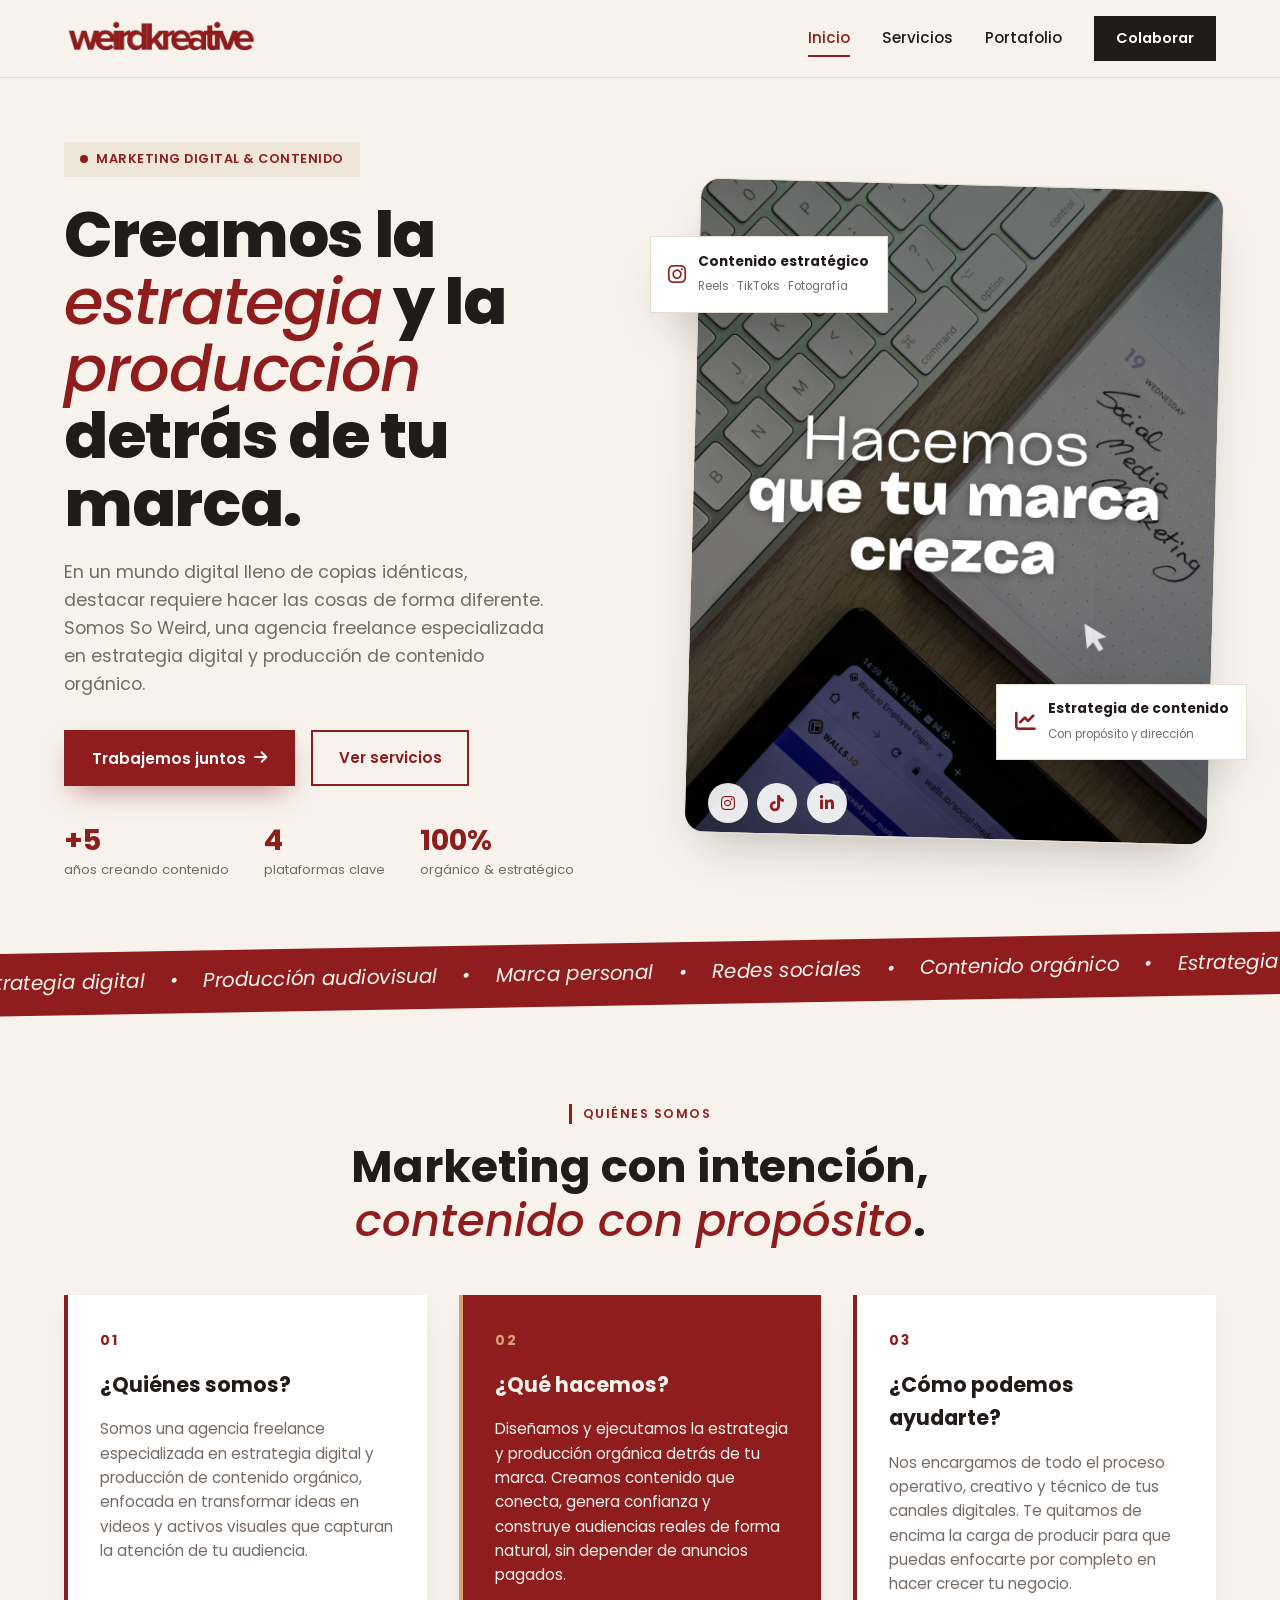
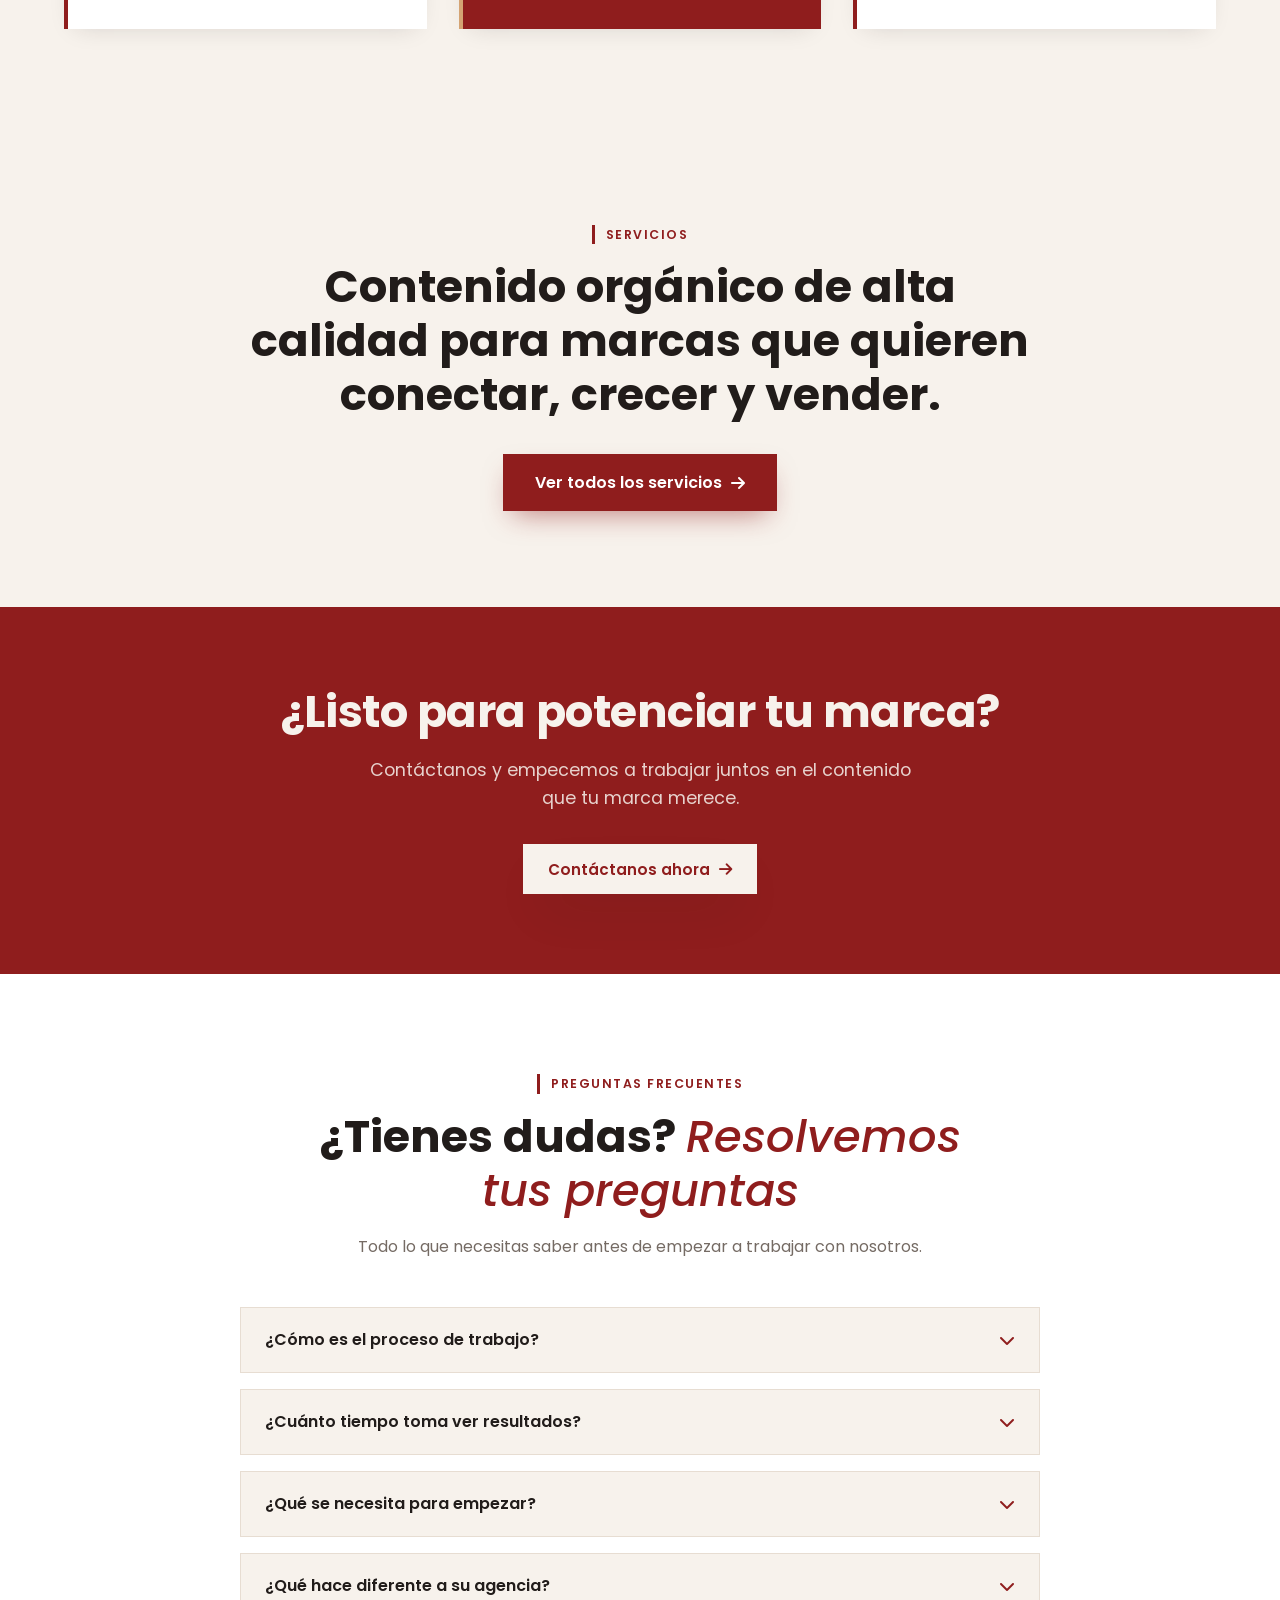
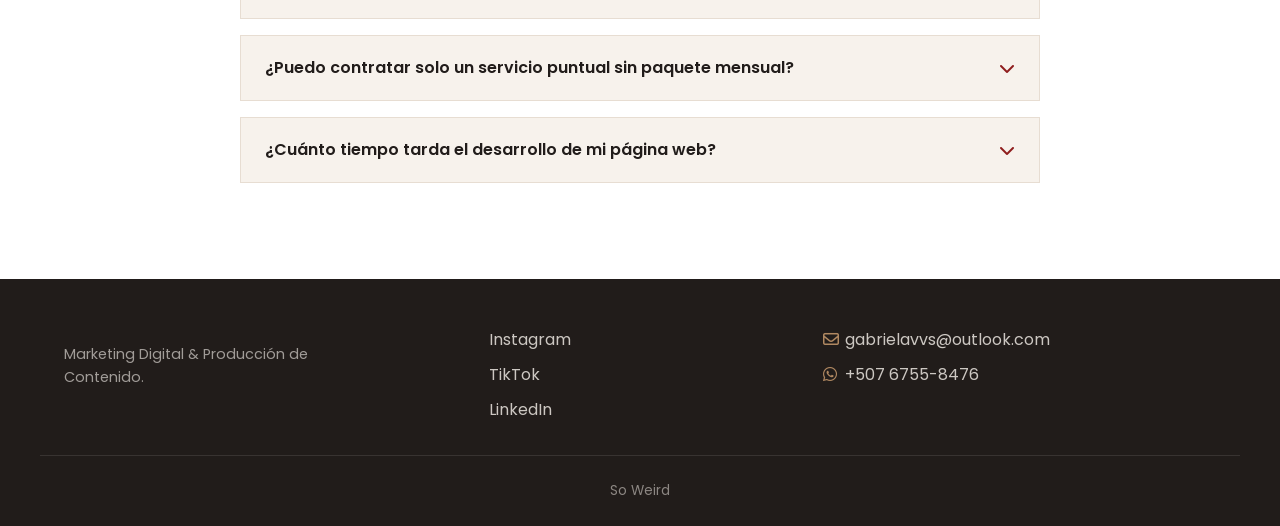
<file: index.html>
<!DOCTYPE html>
<html lang="es">
<head>
    <meta charset="UTF-8">
    <meta name="viewport" content="width=device-width, initial-scale=1.0">
    <title>So Weird | Marketing Digital y Producción de Contenido</title>
    <meta name="description" content="Agencia de marketing y producción de contenido para marcas. Estrategia digital, creación de contenido y producción audiovisual para potenciar tu negocio.">
    <meta name="keywords" content="agencia de marketing, producción de contenido, estrategia digital, redes sociales, Panamá">
    <meta name="author" content="So Weird">

    <meta property="og:title" content="So Weird | Agencia de Marketing y Producción de Contenido">
    <meta property="og:description" content="Agencia de marketing y producción de contenido para marcas. Estrategia digital y creación de contenido.">
    <meta property="og:type" content="website">

    <link rel="preconnect" href="https://fonts.googleapis.com">
    <link rel="preconnect" href="https://fonts.gstatic.com" crossorigin>
    <link href="https://fonts.googleapis.com/css2?family=Fraunces:ital,opsz,wght@0,9..144,400;0,9..144,600;0,9..144,800;1,9..144,500&family=Poppins:wght@300;400;500;600;700&display=swap" rel="stylesheet">
    <link rel="stylesheet" href="https://cdnjs.cloudflare.com/ajax/libs/font-awesome/6.4.0/css/all.min.css">
    <link rel="stylesheet" href="styles.css">
</head>
<body>

<!-- ============== HEADER ============== -->
<header id="header">
    <div class="container nav-wrap">
        <a href="index.html" class="logo" aria-label="So Weird - Inicio">
            <img src="logo.png" alt="SoWeird - logo" class="logo-img">
        </a>
        <nav class="nav-links" id="navLinks">
            <a href="index.html" class="active">Inicio</a>
            <a href="servicios.html">Servicios</a>
            <a href="portafolio.html">Portafolio</a>
            <button class="btn btn-ghost" data-consulta="colaboración">Colaborar</button>
        </nav>
        <button class="menu-toggle" id="menuToggle" aria-label="Abrir menú">
            <i class="fas fa-bars"></i>
        </button>
    </div>
    <div class="menu-overlay" id="menuOverlay"></div>
</header>

<main>
    <!-- ============== HERO ============== -->
    <section id="inicio" class="hero">
        <div class="container hero-grid">
            <div class="hero-text reveal">
                <span class="eyebrow"><span class="dot"></span> Marketing Digital &amp; contenido</span>
                <h1>Creamos la <em>estrategia</em> y la <em>producción</em> detrás de tu marca.</h1>
                <p class="lead">En un mundo digital lleno de copias idénticas, destacar requiere hacer las cosas de forma diferente. 
                    Somos So Weird, una agencia freelance especializada en estrategia digital y producción de contenido orgánico.</p>
                <div class="hero-buttons">
                    <button class="btn btn-primary" data-consulta="colaboración / consulta general">Trabajemos juntos <i class="fas fa-arrow-right"></i></button>
                    <a href="servicios.html" class="btn btn-outline">Ver servicios</a>
                </div>
                <div class="hero-stats">
                    <div><strong>+5</strong><span>años creando contenido</span></div>
                    <div><strong>4</strong><span>plataformas clave</span></div>
                    <div><strong>100%</strong><span>orgánico &amp; estratégico</span></div>
                </div>
            </div>
            <div class="hero-visual reveal">
                <div class="hero-img-frame">
                    <img src="d.png" alt="Creadora de contenido produciendo material para una marca">
                </div>
                <div class="floating-card card-1">
                    <i class="fab fa-instagram"></i>
                    <div><strong>Contenido estratégico</strong><span>Reels · TikToks · Fotografía</span></div>
                </div>
                <div class="floating-card card-2">
                    <i class="fas fa-chart-line"></i>
                    <div><strong>Estrategia de contenido</strong><span>Con propósito y dirección</span></div>
                </div>
                <div class="hero-social">
                    <a href="https://www.instagram.com/gabrielavvs/?hl=es" target="_blank" rel="noopener" aria-label="Instagram"><i class="fab fa-instagram"></i></a>
                    <a href="https://www.tiktok.com/@gabrielavvss" target="_blank" rel="noopener" aria-label="TikTok"><i class="fab fa-tiktok"></i></a>
                    <a href="https://www.linkedin.com/in/gabriela-vergara-07524b201/" target="_blank" rel="noopener" aria-label="LinkedIn"><i class="fab fa-linkedin-in"></i></a>
                </div>
            </div>
        </div>
        <div class="marquee" aria-hidden="true">
            <div class="marquee-track">
                <span>Estrategia digital</span><span>•</span><span>Producción audiovisual</span><span>•</span><span>Marca personal</span><span>•</span><span>Redes sociales</span><span>•</span><span>Contenido orgánico</span><span>•</span>
                <span>Estrategia digital</span><span>•</span><span>Producción audiovisual</span><span>•</span><span>Marca personal</span><span>•</span><span>Redes sociales</span><span>•</span><span>Contenido orgánico</span><span>•</span>
            </div>
        </div>
    </section>

   <!-- ============== NOSOTROS ============== -->
<section id="nosotros" class="about-new">
    <div class="container">
        <div class="about-new-header reveal">
            <span class="section-tag">Quiénes somos</span>
            <h2>Marketing con intención, <em>contenido con propósito</em>.</h2>
        </div>
        <div class="about-new-grid">
            <article class="about-new-card reveal">
                <span class="about-number">01</span>
                <h3>¿Quiénes somos?</h3>
                <p>Somos una agencia freelance especializada en estrategia digital y producción de contenido orgánico, enfocada en transformar ideas en videos y activos visuales que capturan la atención de tu audiencia.</p>
            </article>
            <article class="about-new-card featured-about reveal">
                <span class="about-number">02</span>
                <h3>¿Qué hacemos?</h3>
                <p>Diseñamos y ejecutamos la estrategia y producción orgánica detrás de tu marca. Creamos contenido que conecta, genera confianza y construye audiencias reales de forma natural, sin depender de anuncios pagados.</p>
            </article>
            <article class="about-new-card reveal">
                <span class="about-number">03</span>
                <h3>¿Cómo podemos ayudarte?</h3>
                <p>Nos encargamos de todo el proceso operativo, creativo y técnico de tus canales digitales. Te quitamos de encima la carga de producir para que puedas enfocarte por completo en hacer crecer tu negocio.</p>
            </article>
        </div>
    </div>
</section>
    
        <!-- ============== SERVICIOS ============== -->
<section id="servicios" class="services-cta-section">
    <div class="container">
        <div class="services-cta-content reveal">
            <span class="section-tag">Servicios</span>
            <h2>Contenido orgánico de alta calidad para marcas que quieren conectar, crecer y vender.</h2>
            <a href="servicios.html" class="btn btn-primary">Ver todos los servicios <i class="fas fa-arrow-right"></i></a>
        </div>
    </div>
</section>
   <!-- ============== CTA ============== -->
<section id="contacto" class="cta cta-full-red">
    <div class="container cta-inner-full reveal">
        <h2>¿Listo para potenciar tu marca?</h2>
        <p>Contáctanos y empecemos a trabajar juntos en el contenido que tu marca merece.</p>
        <button class="btn btn-light" data-consulta="consulta general">Contáctanos ahora <i class="fas fa-arrow-right"></i></button>
    </div>
</section>
</main>
<!-- ============== FAQS ============== -->
<section id="faqs" class="faqs-section">
    <div class="container">
        <div class="faqs-header reveal">
            <span class="section-tag">Preguntas Frecuentes</span>
            <h2>¿Tienes dudas? <em>Resolvemos tus preguntas</em></h2>
            <p>Todo lo que necesitas saber antes de empezar a trabajar con nosotros.</p>
        </div>
        <div class="faqs-grid">
            <div class="faq-item reveal">
                <div class="faq-question">
                    <h3>¿Cómo es el proceso de trabajo?</h3>
                    <i class="fas fa-chevron-down"></i>
                </div>
                <div class="faq-answer">
                    <p>Comenzamos con una reunión o briefing para conocer tu marca, objetivos y necesidades. 
                        A partir de ahí definimos la estrategia, planificamos el contenido y coordinamos la ejecución según el servicio contratado.</p>
                </div>
            </div>
            <div class="faq-item reveal">
                <div class="faq-question">
                    <h3>¿Cuánto tiempo toma ver resultados?</h3>
                    <i class="fas fa-chevron-down"></i>
                </div>
                <div class="faq-answer">
                    <p>Los resultados dependen de cada marca, su punto de partida y la constancia en la estrategia. 
                        El contenido orgánico es un proceso de construcción y posicionamiento que genera resultados de forma progresiva.</p>
                </div>
            </div>
            <div class="faq-item reveal">
                <div class="faq-question">
                    <h3>¿Qué se necesita para empezar?</h3>
                    <i class="fas fa-chevron-down"></i>
                </div>
                <div class="faq-answer">
                    <p>Necesitamos conocer tu negocio, objetivos, productos o servicios y cualquier información relevante sobre tu marca. 
                        Con eso podemos desarrollar una estrategia alineada a lo que buscas comunicar.p>
                </div>
            </div>
            <div class="faq-item reveal">
                <div class="faq-question">
                    <h3>¿Qué hace diferente a su agencia?</h3>
                    <i class="fas fa-chevron-down"></i>
                </div>
                <div class="faq-answer">
                    <p>Trabajamos de forma cercana y personalizada, creando contenido estratégico adaptado a cada marca. 
                        Nuestro enfoque combina creatividad, planificación y autenticidad para construir una presencia digital coherente y sostenible.</p>
                </div>
            </div>
            <div class="faq-item reveal">
                <div class="faq-question">
                    <h3>¿Puedo contratar solo un servicio puntual sin paquete mensual?</h3>
                    <i class="fas fa-chevron-down"></i>
                </div>
                <div class="faq-answer">
                    <p>Sí. Puedes contratar servicios individuales como creación de contenido, edición de video, fotografía, diseño web o asesorías, sin necesidad de adquirir un plan mensual.</p>
                </div>
            </div>
            <div class="faq-item reveal">
                <div class="faq-question">
                    <h3>¿Cuánto tiempo tarda el desarrollo de mi página web?</h3>
                    <i class="fas fa-chevron-down"></i>
                </div>
                <div class="faq-answer">
                    <p>El tiempo de entrega depende del paquete contratado. 
                        Una Landing Page puede estar lista en pocos días, mientras que proyectos más complejos pueden requerir varias semanas.</p>
                </div>
            </div>
        </div>
    </div>
</section>

<!-- ============== FOOTER ============== -->
<footer>
    <div class="container footer-grid">
        <div>
            <span class="logo-mark big">GV</span>
            <p class="footer-tag">Marketing Digital &amp; Producción de Contenido.</p>
        </div>
        <div class="footer-social">
            <a href="https://www.instagram.com/gabrielavvs/?hl=es" target="_blank" rel="noopener">Instagram</a>
            <a href="https://www.tiktok.com/@gabrielavvss" target="_blank" rel="noopener">TikTok</a>
            <a href="https://www.linkedin.com/in/gabriela-vergara-07524b201/" target="_blank" rel="noopener">LinkedIn</a>
        </div>
        <div class="footer-contact">
            <a href="mailto:gabrielavvs@outlook.com"><i class="far fa-envelope"></i> gabrielavvs@outlook.com</a>
            <a href="https://wa.me/50767558476" target="_blank" rel="noopener"><i class="fab fa-whatsapp"></i> +507 6755-8476</a>
        </div>
    </div>
    <div class="footer-bottom">So Weird</div>
</footer>

<!-- ============== MODAL ============== -->
<div id="contactModal" class="modal">
    <div class="modal-content">
        <button class="modal-close" id="closeModalBtn" aria-label="Cerrar">&times;</button>
        <h3>Solicitar información</h3>
        <div class="service-name" id="modalServiceName">Consulta general</div>
        <p>Elige cómo prefieres contactarnos:</p>
        <div class="modal-actions">
            <a href="#" id="whatsappLink" class="modal-wa"><i class="fab fa-whatsapp"></i> WhatsApp</a>
            <a href="#" id="emailLink" class="modal-mail"><i class="far fa-envelope"></i> Correo electrónico</a>
        </div>
    </div>
</div>

<script src="script.js"></script>
</body>
</html>
</file>
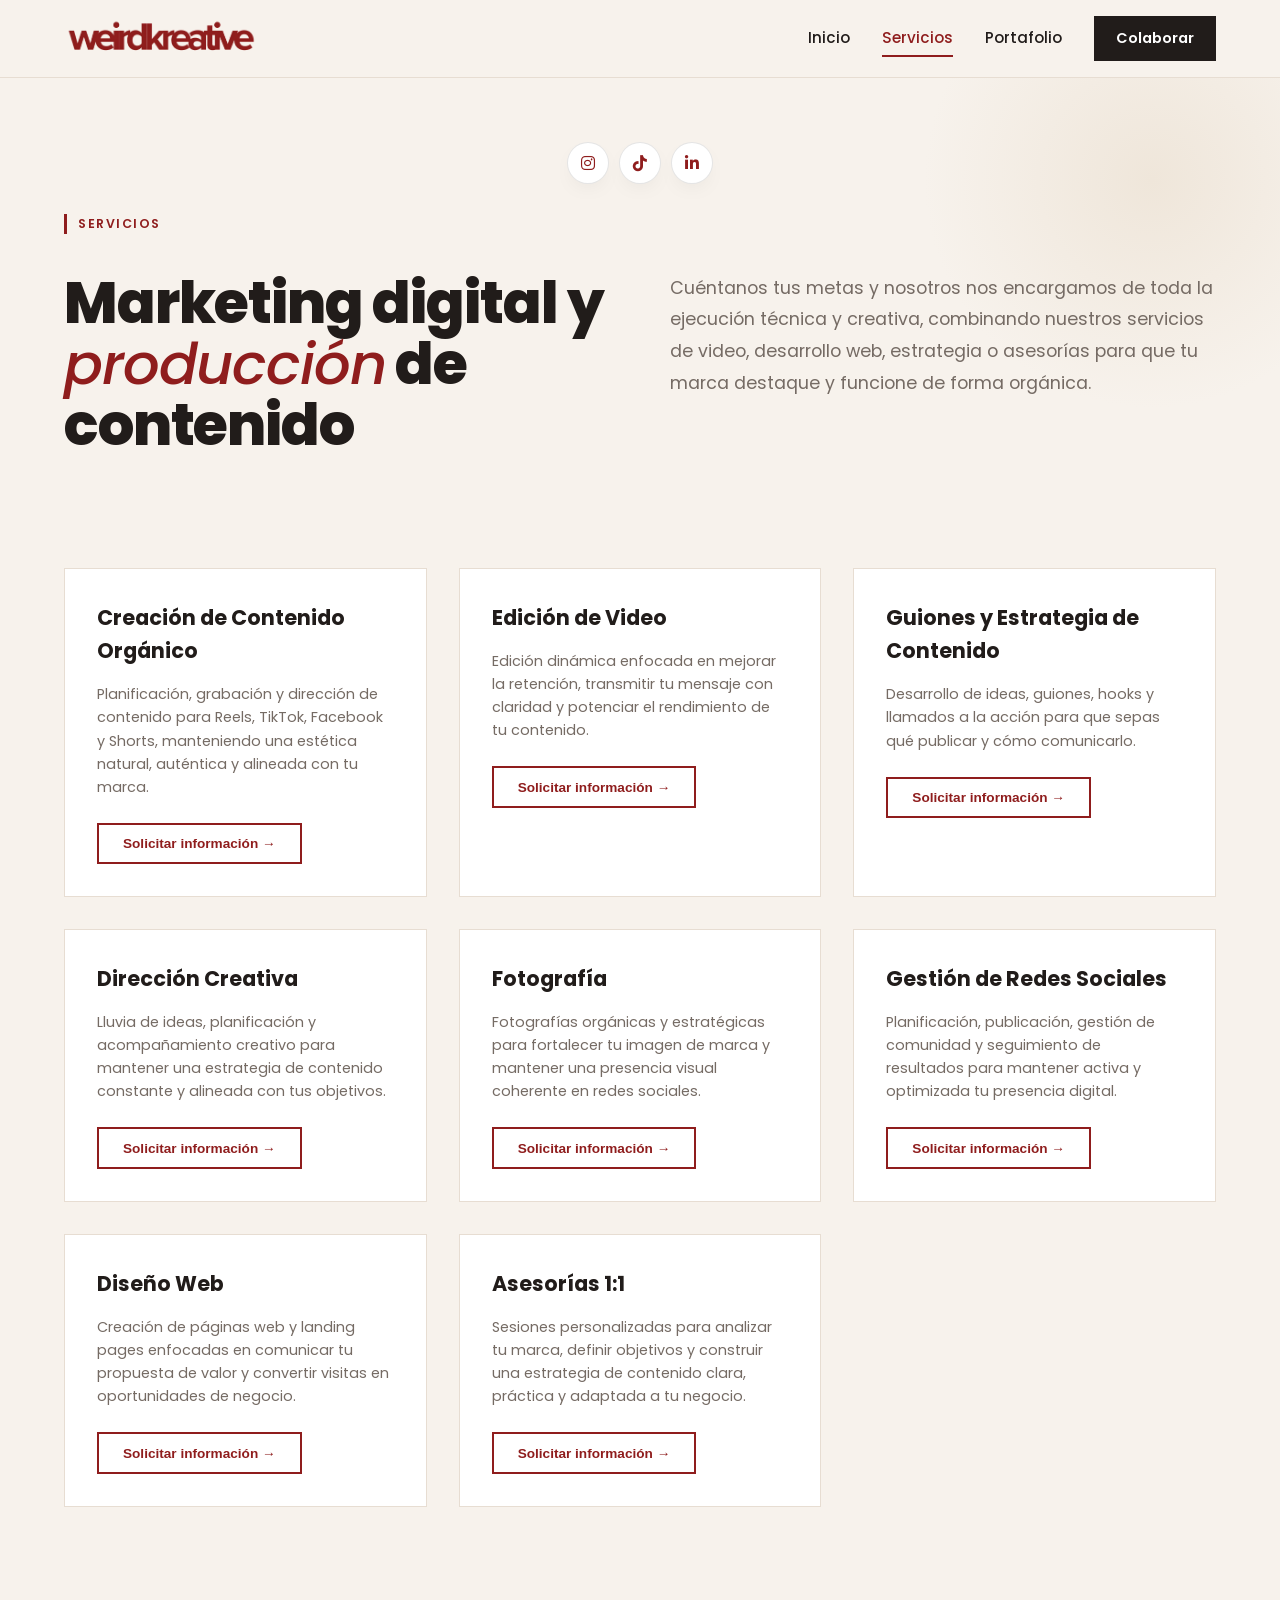
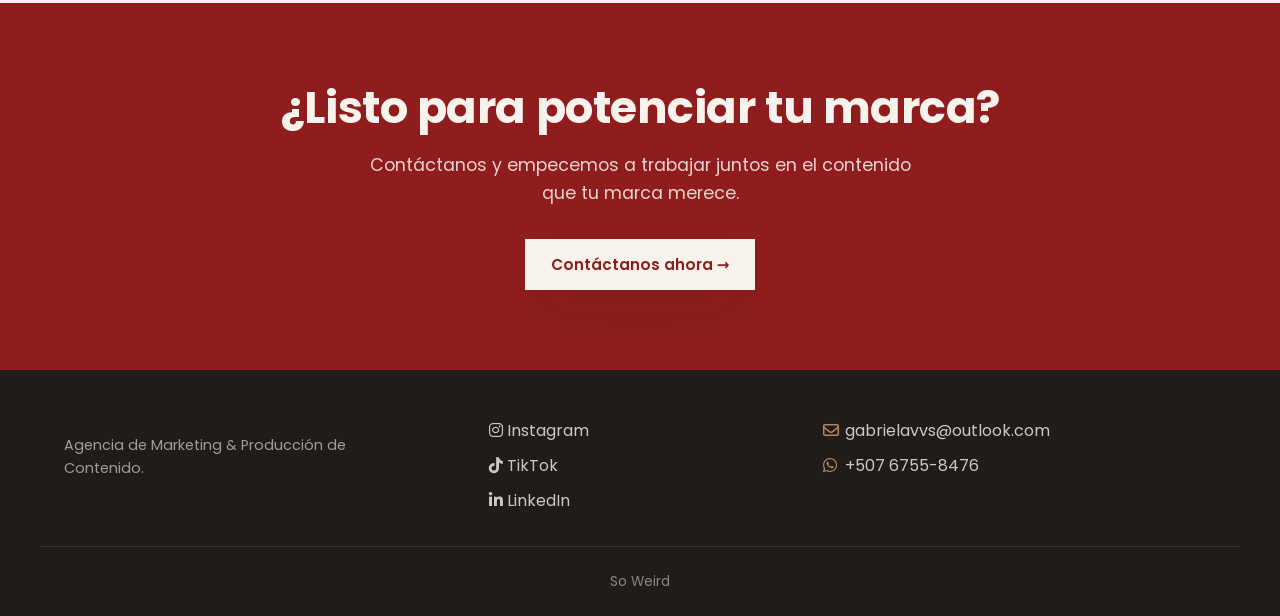
<file: servicios.html>
<!DOCTYPE html>
<html lang="es">
<head>
    <meta charset="UTF-8">
    <meta name="viewport" content="width=device-width, initial-scale=1.0">
    <title>Servicios de Marketing Digital | So Weird</title>
    <meta name="description" content="Servicios de marketing digital: producción de contenido, estrategia en redes sociales, edición de video y gestión de marca. Soluciones para potenciar tu negocio.">
    <meta name="keywords" content="marketing digital, producción de contenido, gestión de redes sociales, agencia de marketing, Panamá">
    <meta name="author" content="Gabriela Vergara">

    <meta property="og:title" content="Servicios de Marketing Digital | Agencia So Weird">
    <meta property="og:description" content="Soluciones de marketing digital y producción de contenido para tu marca.">
    <meta property="og:type" content="website">

    <link rel="preconnect" href="https://fonts.googleapis.com">
    <link rel="preconnect" href="https://fonts.gstatic.com" crossorigin>
    <link href="https://fonts.googleapis.com/css2?family=Fraunces:ital,opsz,wght@0,9..144,400;0,9..144,600;0,9..144,800;1,9..144,500&family=Poppins:wght@300;400;500;600;700&display=swap" rel="stylesheet">
    <link rel="stylesheet" href="https://cdnjs.cloudflare.com/ajax/libs/font-awesome/6.4.0/css/all.min.css">
    <link rel="stylesheet" href="styles.css">

    <script type="application/ld+json">
    {
        "@context": "https://schema.org",
        "@type": "Service",
        "serviceType": "Marketing Digital y Producción de Contenido",
        "provider": { "@type": "MarketingAgency", "name": "Gabriela Vergara" }
    }
    </script>
</head>
<body>

<!-- ============== HEADER ============== -->
<header id="header">
    <div class="container nav-wrap">
        <a href="index.html" class="logo">
            <img src="logo.png" alt="Gabriela Vergara - Logo" class="logo-img">
        </a>
        <nav class="nav-links" id="navLinks">
            <a href="index.html">Inicio</a>
            <a href="servicios.html" class="active">Servicios</a>
            <a href="portafolio.html">Portafolio</a>
            <button class="btn btn-ghost" data-consulta="colaboración">Colaborar</button>
        </nav>
        <button class="menu-toggle" id="menuToggle" aria-label="Abrir menú">
            ☰
        </button>
    </div>
    <div class="menu-overlay" id="menuOverlay"></div>
</header>

<main>
    <!-- ============== HERO ============== -->
    <section class="page-hero">
        <div class="container">
            <div class="social-row reveal">
                <a href="https://www.instagram.com/gabrielavvs/?hl=es" target="_blank" rel="noopener noreferrer" aria-label="Instagram"><i class="fab fa-instagram"></i></a>
                <a href="https://www.tiktok.com/@gabrielavvss" target="_blank" rel="noopener noreferrer" aria-label="TikTok"><i class="fab fa-tiktok"></i></a>
                <a href="https://www.linkedin.com/in/gabriela-vergara-07524b201/" target="_blank" rel="noopener noreferrer" aria-label="LinkedIn"><i class="fab fa-linkedin-in"></i></a>
            </div>
            <span class="section-tag reveal">Servicios</span>
            
            <div class="hero-content-wrapper reveal">
                <div class="hero-left">
                    <h1>Marketing digital y <em>producción</em> de contenido</h1>
                </div>
                <div class="hero-right">
                    <p class="lead">Cuéntanos tus metas y nosotros nos encargamos de toda la ejecución técnica y creativa, combinando nuestros servicios de video, desarrollo web, estrategia o asesorías para que tu marca destaque y funcione de forma orgánica.</p>
                </div>
            </div>
        </div>
    </section>

    <!-- ============== SERVICIOS MEJORADOS ============== -->
    <section class="services-enhanced">
        <div class="container">
            <div class="services-enhanced-grid">
                
                <!-- 1. Creación de Contenido Orgánico -->
                <div class="service-card-enhanced reveal">
                    <h3>Creación de Contenido Orgánico</h3>
                    <p>Planificación, grabación y dirección de contenido para Reels, TikTok, Facebook y Shorts, manteniendo una estética natural, auténtica y alineada con tu marca.</p>
                    <button class="btn-service-enhanced" data-consulta="Creación de Contenido Orgánico">Solicitar información →</button>
                </div>

                <!-- 2. Edición de Video -->
                <div class="service-card-enhanced reveal">
                    <h3>Edición de Video</h3>
                    <p>Edición dinámica enfocada en mejorar la retención, transmitir tu mensaje con claridad y potenciar el rendimiento de tu contenido.</p>
                    <button class="btn-service-enhanced" data-consulta="Edición de Video">Solicitar información →</button>
                </div>

                <!-- 3. Guiones y Estrategia de Contenido -->
                <div class="service-card-enhanced reveal">
                    <h3>Guiones y Estrategia de Contenido</h3>
                    <p>Desarrollo de ideas, guiones, hooks y llamados a la acción para que sepas qué publicar y cómo comunicarlo.</p>
                    <button class="btn-service-enhanced" data-consulta="Guiones y Estrategia de Contenido">Solicitar información →</button>
                </div>

                <!-- 4. Dirección Creativa -->
                <div class="service-card-enhanced reveal">
                    <h3>Dirección Creativa</h3>
                    <p>Lluvia de ideas, planificación y acompañamiento creativo para mantener una estrategia de contenido constante y alineada con tus objetivos.</p>
                    <button class="btn-service-enhanced" data-consulta="Dirección Creativa">Solicitar información →</button>
                </div>

                <!-- 5. Fotografía -->
                <div class="service-card-enhanced reveal">
                    <h3>Fotografía</h3>
                    <p>Fotografías orgánicas y estratégicas para fortalecer tu imagen de marca y mantener una presencia visual coherente en redes sociales.</p>
                    <button class="btn-service-enhanced" data-consulta="Fotografía">Solicitar información →</button>
                </div>

                <!-- 6. Gestión de Redes Sociales -->
                <div class="service-card-enhanced reveal">
                    <h3>Gestión de Redes Sociales</h3>
                    <p>Planificación, publicación, gestión de comunidad y seguimiento de resultados para mantener activa y optimizada tu presencia digital.</p>
                    <button class="btn-service-enhanced" data-consulta="Gestión de Redes Sociales">Solicitar información →</button>
                </div>

                <!-- 7. Diseño Web -->
                <div class="service-card-enhanced reveal">
                    <h3>Diseño Web</h3>
                    <p>Creación de páginas web y landing pages enfocadas en comunicar tu propuesta de valor y convertir visitas en oportunidades de negocio.</p>
                    <button class="btn-service-enhanced" data-consulta="Diseño Web">Solicitar información →</button>
                </div>

                <!-- 8. Asesorías 1:1 -->
                <div class="service-card-enhanced reveal">
                    <h3>Asesorías 1:1</h3>
                    <p>Sesiones personalizadas para analizar tu marca, definir objetivos y construir una estrategia de contenido clara, práctica y adaptada a tu negocio.</p>
                    <button class="btn-service-enhanced" data-consulta="Asesorías 1:1">Solicitar información →</button>
                </div>

            </div>
        </div>
    </section>

    <!-- ============== CTA ============== -->
    <section id="contacto" class="cta cta-full-red">
        <div class="container cta-inner-full reveal">
            <h2>¿Listo para potenciar tu marca?</h2>
            <p>Contáctanos y empecemos a trabajar juntos en el contenido que tu marca merece.</p>
            <button class="btn btn-light" data-consulta="consulta general">Contáctanos ahora →</button>
        </div>
    </section>
</main>

<!-- ============== FOOTER ============== -->
<footer>
    <div class="container footer-grid">
        <div>
            <span class="logo-mark big">GV</span>
            <p class="footer-tag">Agencia de Marketing &amp; Producción de Contenido.</p>
        </div>
        <div class="footer-social">
            <a href="https://www.instagram.com/gabrielavvs/?hl=es" target="_blank" rel="noopener noreferrer"><i class="fab fa-instagram"></i> Instagram</a>
            <a href="https://www.tiktok.com/@gabrielavvss" target="_blank" rel="noopener noreferrer"><i class="fab fa-tiktok"></i> TikTok</a>
            <a href="https://www.linkedin.com/in/gabriela-vergara-07524b201/" target="_blank" rel="noopener noreferrer"><i class="fab fa-linkedin-in"></i> LinkedIn</a>
        </div>
        <div class="footer-contact">
            <a href="mailto:gabrielavvs@outlook.com"><i class="far fa-envelope"></i> gabrielavvs@outlook.com</a>
            <a href="https://wa.me/50767558476" target="_blank" rel="noopener noreferrer"><i class="fab fa-whatsapp"></i> +507 6755-8476</a>
        </div>
    </div>
    <div class="footer-bottom">So Weird</div>
</footer>

<!-- ============== MODAL ============== -->
<div id="contactModal" class="modal">
    <div class="modal-content">
        <button class="modal-close" id="closeModalBtn" aria-label="Cerrar">✕</button>
        <h3>Solicitar información</h3>
        <div class="service-name" id="modalServiceName">Servicio de interés</div>
        <p>Elige cómo prefieres contactarnos:</p>
        <div class="modal-actions">
            <a href="#" id="whatsappLink" class="modal-wa"><i class="fab fa-whatsapp"></i> WhatsApp</a>
            <a href="#" id="emailLink" class="modal-mail"><i class="far fa-envelope"></i> Correo electrónico</a>
        </div>
    </div>
</div>

<script src="script.js"></script>
</body>
</html>
</file>
<file: styles.css>
/* 1. RESET */
*, *::before, *::after { margin: 0; padding: 0; box-sizing: border-box; }

:root {
    --primary: #8F1D1D;
    --primary-dark: #6B1515;
    --primary-light: #B14242;
    --secondary: #D4A373;
    --cream: #F7F2EC;
    --cream-deep: #EFE6DA;
    --ink: #211C1A;
    --muted: #756B64;
    --white: #ffffff;
    --border: #E7DDD2;
    --shadow-sm: 0 8px 24px -12px rgba(33,28,26,0.18);
    --shadow-md: 0 24px 50px -20px rgba(33,28,26,0.28);
    --radius: 0px;
    --font-family: 'Poppins', system-ui, -apple-system, 'Segoe UI', Roboto, 'Helvetica Neue', sans-serif;
    --font-body: 'Poppins', system-ui, -apple-system, 'Segoe UI', Roboto, 'Helvetica Neue', sans-serif;
    --font-display: 'Poppins', system-ui, -apple-system, 'Segoe UI', Roboto, 'Helvetica Neue', sans-serif;
}
/* ============================================
   LOGO CON IMAGEN
   ============================================ */

/* Opción 1: Logo solo imagen */
.logo-img {
    height: 45px;
    width: auto;
    display: block;
    transition: all 0.3s ease;
}

.logo:hover .logo-img {
    transform: scale(1.05);
}

/* Opción 2: Logo imagen con texto */
.logo {
    display: flex;
    align-items: center;
    gap: 12px;
    text-decoration: none;
}

.logo-img {
    height: 45px;
    width: auto;
    display: block;
}

.logo-text {
    font-family: var(--font-display);
    font-weight: 600;
    font-size: 1.15rem;
    color: var(--ink);
}

/* Opción 3: Logo imagen con texto y subtítulo */
.logo {
    display: flex;
    align-items: center;
    gap: 12px;
    text-decoration: none;
}

.logo-img {
    height: 45px;
    width: auto;
    display: block;
}

.logo-text-wrapper {
    display: flex;
    flex-direction: column;
    line-height: 1.2;
}

.logo-text {
    font-family: var(--font-display);
    font-weight: 600;
    font-size: 1.15rem;
    color: var(--ink);
}

.logo-sub {
    font-size: 0.65rem;
    font-weight: 400;
    color: var(--muted);
    letter-spacing: 0.05em;
    text-transform: uppercase;
}

/* Logo en el footer (si también quieres cambiarlo) */
.logo-mark.big {
    display: none; /* Oculta el texto GV */
}

/* ============================================
   LOGO "SO WEIRD" - OPTIMIZADO PARA MÓVIL
   ============================================ */
@import url('https://fonts.googleapis.com/css2?family=Nova+Square&display=swap');

.logo {
    display: flex;
    align-items: center;
    text-decoration: none;
    flex-shrink: 0; /* Evita que el logo se encoja */
}

.logo-text-so-weird {
    font-family: 'Nova Square', 'Inter', 'Arial Black', sans-serif;
    font-weight: 700;
    font-size: 1.6rem;
    letter-spacing: 0.04em;
    color: var(--ink);
    transition: all 0.3s ease;
    text-transform: uppercase;
    line-height: 1;
    white-space: nowrap; /* Evita que el texto se rompa */
}

/* Efecto hover solo en desktop */
@media (min-width: 769px) {
    .logo:hover .logo-text-so-weird {
        color: var(--primary);
        transform: scale(1.02);
    }
}

/* Versión con subtexto */
.logo-text-wrapper {
    display: flex;
    flex-direction: column;
    line-height: 1;
}

.logo-sub-so-weird {
    font-family: 'Inter', sans-serif;
    font-size: 0.5rem;
    font-weight: 500;
    letter-spacing: 0.15em;
    text-transform: uppercase;
    color: var(--muted);
    margin-top: 2px;
    transition: all 0.3s ease;
    white-space: nowrap;
}

/* ============================================
   RESPONSIVE - AJUSTES PARA MÓVIL
   ============================================ */

/* Tablets y móviles grandes */
@media (max-width: 768px) {
    .logo-text-so-weird {
        font-size: 1.3rem;
    }
    
    .logo-sub-so-weird {
        font-size: 0.45rem;
    }
}

/* Móviles medianos */
@media (max-width: 600px) {
    .logo-text-so-weird {
        font-size: 1.1rem;
        letter-spacing: 0.03em;
    }
    
    .logo-sub-so-weird {
        font-size: 0.4rem;
        letter-spacing: 0.1em;
        margin-top: 1px;
    }
}

/* Móviles pequeños */
@media (max-width: 400px) {
    .logo-text-so-weird {
        font-size: 0.95rem;
        letter-spacing: 0.02em;
    }
    
    .logo-sub-so-weird {
        display: none; /* Oculta el subtexto en móviles muy pequeños */
    }
}

body {
    font-family: var(--font-body);
    background: var(--cream);
    color: var(--ink);
    line-height: 1.6;
    overflow-x: hidden;
}

.container { max-width: 1200px; margin: 0 auto; padding: 0 1.5rem; }

/* Reveal animation */
.reveal { opacity: 0; transform: translateY(36px); transition: opacity .8s ease, transform .8s cubic-bezier(.2,.7,.2,1); }
.reveal.in { opacity: 1; transform: none; }

/* ============================================
   2. HEADER
   ============================================ */
#header {
    position: sticky; top: 0; z-index: 100;
    background: rgba(247,242,236,0.82);
    backdrop-filter: blur(14px);
    border-bottom: 1px solid var(--border);
    transition: box-shadow .3s ease, background .3s ease;
}
#header.scrolled { box-shadow: var(--shadow-sm); background: rgba(247,242,236,0.95); }

.nav-wrap { display: flex; align-items: center; justify-content: space-between; padding: 1rem 1.5rem; }

.logo { display: flex; align-items: center; gap: .65rem; text-decoration: none; color: var(--ink); }
.logo-mark {
    display: grid; place-items: center;
    width: 42px; height: 42px;
    background: var(--primary); color: var(--white);
    font-family: var(--font-display); font-weight: 800; font-size: 1.1rem;
    border-radius: 12px; letter-spacing: -.5px;
}
.logo-mark.big { width: 58px; height: 58px; font-size: 1.5rem; }
.logo-text { font-family: var(--font-display); font-weight: 600; font-size: 1.15rem; }

.nav-links { display: flex; align-items: center; gap: 2rem; }
.nav-links a { text-decoration: none; color: var(--ink); font-weight: 500; font-size: .95rem; position: relative; transition: color .25s; }
.nav-links a::after { content:''; position:absolute; left:0; bottom:-6px; height:2px; width:0; background: var(--primary); transition: width .3s ease; }
.nav-links a:hover { color: var(--primary); }
.nav-links a:hover::after { width: 100%; }
.nav-links a.active { color: var(--primary); }
.nav-links a.active::after { width: 100%; }

.menu-toggle { display: none; background: none; border: none; font-size: 1.5rem; color: var(--primary); cursor: pointer; }
.menu-overlay { display: none; position: fixed; inset: 0; background: rgba(33,28,26,.5); z-index: 90; }
.menu-overlay.active { display: block; }

/* ============================================
   3. BOTONES
   ============================================ */
.btn {
    display: inline-flex; align-items: center; gap: .55rem;
    font-family: var(--font-body); font-weight: 600; font-size: .95rem;
    padding: .85rem 1.6rem; border-radius: 0; cursor: pointer;
    border: 2px solid transparent; text-decoration: none;
    transition: transform .25s ease, background .25s ease, color .25s ease, box-shadow .25s ease;
}
.btn i { transition: transform .25s ease; }
.btn:hover i { transform: translateX(4px); }

.btn-primary { background: var(--primary); color: var(--white); box-shadow: 0 12px 28px -10px rgba(143,29,29,.55); }
.btn-primary:hover { background: var(--primary-dark); transform: translateY(-3px); }

.btn-outline { background: transparent; color: var(--primary); border-color: var(--primary); }
.btn-outline:hover { background: var(--primary); color: var(--white); transform: translateY(-3px); }

.btn-ghost { background: var(--ink); color: var(--white); padding: .6rem 1.25rem; font-size: .9rem; }
.btn-ghost:hover { background: var(--primary); transform: translateY(-2px); }

.btn-light { background: var(--cream); color: var(--primary); box-shadow: var(--shadow-md); }
.btn-light:hover { transform: translateY(-3px); background: var(--white); }

/* ============================================
   4. HERO
   ============================================ */
.hero { padding: 4rem 0 0; position: relative; }
.hero-grid { display: grid; grid-template-columns: 1.05fr .95fr; gap: 3rem; align-items: center; }

.eyebrow {
    display: inline-flex; align-items: center; gap: .5rem;
    font-size: .8rem; font-weight: 600; letter-spacing: .04em; text-transform: uppercase;
    color: var(--primary); background: var(--cream-deep);
    padding: .45rem 1rem; border-radius: 0; margin-bottom: 1.5rem;
}
.eyebrow .dot { width: 8px; height: 8px; border-radius: 50%; background: var(--primary); animation: pulse 1.8s infinite; }
@keyframes pulse { 0%,100%{ transform: scale(1); opacity:1 } 50%{ transform: scale(1.5); opacity:.5 } }

.hero-text h1 {
    font-family: var(--font-display); font-weight: 800;
    font-size: clamp(2.4rem, 5vw, 4rem); line-height: 1.05; letter-spacing: -.02em;
    margin-bottom: 1.3rem;
}
.hero-text h1 em { font-style: italic; color: var(--primary); font-weight: 500; }

.lead { font-size: 1.1rem; color: var(--muted); max-width: 30rem; margin-bottom: 2rem; }

.hero-buttons { display: flex; flex-wrap: wrap; gap: 1rem; margin-bottom: 2.5rem; }

.hero-stats { display: flex; gap: 2.2rem; flex-wrap: wrap; }
.hero-stats div { display: flex; flex-direction: column; }
.hero-stats strong { font-family: var(--font-display); font-size: 1.8rem; color: var(--primary); line-height: 1; }
.hero-stats span { font-size: .82rem; color: var(--muted); margin-top: .3rem; }

/* Hero visual */
.hero-visual { position: relative; }
.hero-img-frame {
    border-radius: var(--radius); overflow: hidden;
    box-shadow: var(--shadow-md); border: 1px solid var(--border);
    transform: rotate(1.5deg);
}
.hero-img-frame img { width: 100%; display: block; aspect-ratio: 4/5; object-fit: cover; }

.floating-card {
    position: absolute; display: flex; align-items: center; gap: .75rem;
    background: var(--white); padding: .85rem 1.1rem; border-radius: 0;
    box-shadow: var(--shadow-md); border: 1px solid var(--border);
    animation: float 4s ease-in-out infinite;
}
.floating-card i { color: var(--primary); font-size: 1.3rem; }
.floating-card strong { display: block; font-size: .85rem; }
.floating-card span { font-size: .72rem; color: var(--muted); }
.card-1 { top: 8%; left: -8%; }
.card-2 { bottom: 12%; right: -6%; animation-delay: 1.5s; }
@keyframes float { 0%,100%{ transform: translateY(0) } 50%{ transform: translateY(-12px) } }

.hero-social { position: absolute; bottom: 1rem; left: 1rem; display: flex; gap: .6rem; }
.hero-social a {
    width: 40px; height: 40px; display: grid; place-items: center;
    background: rgba(255,255,255,.9); color: var(--primary); border-radius: 50%;
    font-size: 1rem; text-decoration: none; transition: transform .25s, background .25s, color .25s;
    box-shadow: var(--shadow-sm);
}
.hero-social a:hover { background: var(--primary); color: var(--white); transform: translateY(-4px); }

/* Marquee */
.marquee { margin-top: 4rem; background: var(--primary); color: var(--cream); overflow: hidden; padding: .9rem 0; transform: rotate(-1deg) scale(1.04); }
.marquee-track { display: flex; gap: 1.5rem; white-space: nowrap; width: max-content; animation: scroll 28s linear infinite; }
.marquee-track span { font-family: var(--font-display); font-style: italic; font-size: 1.2rem; }
@keyframes scroll { to { transform: translateX(-50%); } }

/* ============================================
   4.1 HERO CON FONDO ROJO (CLASE ESPECÍFICA)
   ============================================ */
.hero.hero-red-bg {
    background: var(--primary);
}

.hero.hero-red-bg .hero-text h1,
.hero.hero-red-bg .hero-text h1 em,
.hero.hero-red-bg .lead,
.hero.hero-red-bg .hero-stats span,
.hero.hero-red-bg .hero-stats strong {
    color: var(--cream);
}

.hero.hero-red-bg .eyebrow {
    background: rgba(255,255,255,0.2);
    color: var(--cream);
}

.hero.hero-red-bg .eyebrow .dot {
    background: var(--cream);
}

.hero.hero-red-bg .btn-outline {
    border-color: var(--cream);
    color: var(--cream);
}

.hero.hero-red-bg .btn-outline:hover {
    background: var(--cream);
    color: var(--primary);
}

.hero.hero-red-bg .floating-card {
    background: var(--cream);
}

.hero.hero-red-bg .hero-social a {
    background: var(--cream);
}

.hero.hero-red-bg .hero-social a:hover {
    background: var(--white);
}

/* ============================================
   5. NOSOTROS
   ============================================ */
.about { padding: 6rem 0; }
.about-grid { display: grid; grid-template-columns: 1fr 1fr; gap: 3rem; align-items: start; }

.section-tag {
    display: inline-block; font-size: .78rem; font-weight: 600; letter-spacing: .12em;
    text-transform: uppercase; color: var(--primary);
    border-left: 3px solid var(--primary); padding-left: .7rem; margin-bottom: 1.2rem;
}
.section-tag.light { color: var(--secondary); border-color: var(--secondary); }

.about-intro h2, .methods-head h2, .cta h2 {
    font-family: var(--font-display); font-weight: 700;
    font-size: clamp(1.9rem, 3.5vw, 2.8rem); line-height: 1.1; letter-spacing: -.01em; margin-bottom: 1.2rem;
}
.about-intro p { color: var(--muted); font-size: 1.05rem; }

.about-cards { display: flex; flex-direction: column; gap: 1rem; }
.about-card {
    background: var(--white); border: 1px solid var(--border); border-radius: var(--radius);
    padding: 1.6rem; display: flex; flex-direction: column; gap: .4rem;
    transition: transform .3s ease, box-shadow .3s ease; position: relative; overflow: hidden;
}
.about-card::before { content:''; position:absolute; left:0; top:0; bottom:0; width:4px; background: var(--primary); transform: scaleY(0); transform-origin: bottom; transition: transform .3s ease; }
.about-card:hover { transform: translateY(-5px); box-shadow: var(--shadow-md); }
.about-card:hover::before { transform: scaleY(1); }
.about-card i { font-size: 1.5rem; color: var(--primary); margin-bottom: .3rem; }
.about-card h3 { font-family: var(--font-display); font-size: 1.2rem; }
.about-card p { color: var(--muted); font-size: .95rem; }

/* ============================================
   6. MÉTODOS
   ============================================ */
.methods { padding: 6rem 0; background: var(--ink); color: var(--cream); width: 100%; margin: 0; border-radius: 0; }
.methods-head { text-align: center; max-width: 640px; margin: 0 auto 3.5rem; }
.methods-head h2 { color: var(--cream); }
.methods-head p { color: rgba(247,242,236,.65); }

.methods-grid { display: grid; grid-template-columns: repeat(3, 1fr); gap: 1.5rem; }
.method-card {
    background: rgba(255,255,255,.04); border: 1px solid rgba(255,255,255,.12);
    border-radius: var(--radius); padding: 2.2rem 1.8rem; position: relative;
    transition: transform .35s ease, background .35s ease, border-color .35s ease;
}
.method-card:hover { transform: translateY(-8px); background: rgba(255,255,255,.07); border-color: var(--secondary); }
.method-letter {
    font-family: var(--font-display); font-style: italic; font-size: 3rem; font-weight: 800;
    color: var(--secondary); display: block; line-height: 1; margin-bottom: 1rem;
}
.method-card h3 { font-family: var(--font-display); font-size: 1.35rem; margin-bottom: .7rem; color: var(--cream); }
.method-card p { color: rgba(247,242,236,.7); font-size: .95rem; margin-bottom: 1.5rem; }
.method-cta { background: none; border: none; color: var(--secondary); font-family: var(--font-body); font-weight: 600; cursor: pointer; display: inline-flex; align-items: center; gap: .5rem; transition: gap .25s; }
.method-cta:hover { gap: .85rem; }
.method-card.featured { background: var(--primary); border-color: var(--primary); }
.method-card.featured:hover { background: var(--primary-dark); }
.method-card.featured .method-letter,
.method-card.featured .method-cta { color: var(--cream); }
.method-card.featured p { color: rgba(247,242,236,.85); }
.badge { position: absolute; top: 1.2rem; right: 1.2rem; background: var(--secondary); color: var(--ink); font-size: .7rem; font-weight: 700; padding: .3rem .7rem; border-radius: 0; text-transform: uppercase; letter-spacing: .05em; }

/* ============================================
   7. SERVICIOS
   ============================================ */
.services { padding: 6rem 0; }
.services-grid { display: grid; grid-template-columns: repeat(4, 1fr); gap: 1.2rem; }
.service-item {
    background: var(--white); border: 1px solid var(--border); border-radius: var(--radius);
    padding: 1.8rem 1.4rem; transition: transform .3s ease, box-shadow .3s ease;
}
.service-item:hover { transform: translateY(-6px); box-shadow: var(--shadow-md); }
.service-item i { font-size: 1.6rem; color: var(--primary); background: var(--cream-deep); width: 52px; height: 52px; display: grid; place-items: center; border-radius: 0; margin-bottom: 1rem; }
.service-item h3 { font-family: var(--font-display); font-size: 1.15rem; margin-bottom: .5rem; }
.service-item p { color: var(--muted); font-size: .9rem; }

/* ============================================
   8. CTA
   ============================================ */
.cta { padding: 5rem 1rem; }
.cta-inner {
    background: var(--primary); color: var(--cream); border-radius: 40px;
    padding: 4.5rem 2rem; text-align: center; position: relative; overflow: hidden;
}
.cta-inner::before { content:''; position:absolute; top:-50%; right:-10%; width:400px; height:400px; background: radial-gradient(circle, rgba(212,163,115,.35), transparent 70%); }
.cta-inner h2 { color: var(--cream); position: relative; }
.cta-inner p { color: rgba(247,242,236,.8); max-width: 36rem; margin: .8rem auto 2rem; position: relative; }
.cta-inner .btn { position: relative; }

/* ============================================
   8.1 CTA FULL RED (BORDE A BORDE)
   ============================================ */
.cta-full-red {
    background: var(--primary);
    padding: 5rem 0;
    margin: 0;
    width: 100%;
}

.cta-inner-full {
    text-align: center;
    color: var(--cream);
    max-width: 800px;
    margin: 0 auto;
    padding: 0 1.5rem;
}

.cta-inner-full h2 {
    font-family: var(--font-display);
    font-weight: 700;
    font-size: clamp(1.9rem, 3.5vw, 2.8rem);
    line-height: 1.1;
    margin-bottom: 1.2rem;
    color: var(--cream);
}

.cta-inner-full p {
    color: rgba(247, 242, 236, 0.85);
    max-width: 36rem;
    margin: 0 auto 2rem;
    font-size: 1.1rem;
}

.cta-inner-full .btn-light {
    background: var(--cream);
    color: var(--primary);
    border: none;
}

.cta-inner-full .btn-light:hover {
    background: var(--white);
    transform: translateY(-3px);
}

/* ============================================
   9. FOOTER
   ============================================ */
footer { background: var(--ink); color: var(--cream); padding: 3rem 0 1.5rem; }
.footer-grid { display: grid; grid-template-columns: 1.3fr 1fr 1.3fr; gap: 2rem; align-items: start; padding-bottom: 2rem; border-bottom: 1px solid rgba(255,255,255,.1); }
.footer-tag { color: rgba(247,242,236,.6); margin-top: 1rem; font-size: .9rem; max-width: 18rem; }
.footer-social { display: flex; flex-direction: column; gap: .6rem; }
.footer-social a, .footer-contact a { color: var(--cream); text-decoration: none; opacity: .8; transition: opacity .25s, color .25s; }
.footer-social a:hover, .footer-contact a:hover { opacity: 1; color: var(--secondary); }
.footer-contact { display: flex; flex-direction: column; gap: .6rem; }
.footer-contact i { color: var(--secondary); width: 18px; }
.footer-bottom { text-align: center; padding-top: 1.5rem; font-size: .85rem; color: rgba(247,242,236,.5); }

/* ============================================
   10. MODAL
   ============================================ */
.modal { display: none; position: fixed; inset: 0; z-index: 1000; background: rgba(33,28,26,.55); backdrop-filter: blur(5px); justify-content: center; align-items: center; padding: 1rem; }
.modal.open { display: flex; animation: fadeIn .25s ease; }
@keyframes fadeIn { from{opacity:0} to{opacity:1} }
.modal-content { background: var(--white); border-radius: 0; max-width: 420px; width: 100%; padding: 2.4rem 2rem 2rem; text-align: center; border-top: 5px solid var(--primary); position: relative; animation: popIn .3s cubic-bezier(.2,.8,.2,1); }
@keyframes popIn { from{ transform: scale(.9); opacity:0 } to{ transform: scale(1); opacity:1 } }
.modal-close { position: absolute; top: 1rem; right: 1.2rem; background: none; border: none; font-size: 1.8rem; line-height: 1; color: var(--muted); cursor: pointer; transition: color .2s; }
.modal-close:hover { color: var(--primary); }
.modal-content h3 { font-family: var(--font-display); font-size: 1.5rem; margin-bottom: .4rem; }
.service-name { font-weight: 600; color: var(--primary); margin-bottom: .4rem; }
.modal-content > p { color: var(--muted); font-size: .92rem; margin-bottom: 1.4rem; }
.modal-actions { display: flex; flex-direction: column; gap: .8rem; }
.modal-actions a { display: flex; align-items: center; justify-content: center; gap: .6rem; padding: .9rem; border-radius: 0; text-decoration: none; font-weight: 600; transition: transform .2s, opacity .2s; }
.modal-actions a:hover { transform: translateY(-2px); }
.modal-wa { background: #25D366; color: #fff; }
.modal-mail { background: var(--primary); color: #fff; }

/* ============================================
   11. PÁGINAS INTERNAS — HERO
   ============================================ */
.page-hero { padding: 4rem 0 3rem; position: relative; overflow: hidden; }
.page-hero .container { position: relative; z-index: 2; }
.page-hero .social-row { display: flex; gap: .6rem; margin-bottom: 1.6rem; justify-content: center; }
.page-hero .social-row a {
    width: 42px; height: 42px; display: grid; place-items: center;
    background: var(--white); color: var(--primary); border-radius: 50%;
    font-size: 1rem; text-decoration: none; box-shadow: var(--shadow-sm);
    transition: transform .25s, background .25s, color .25s;
}
.page-hero .social-row a:hover { background: var(--primary); color: var(--white); transform: translateY(-4px); }
.page-hero h1 {
    font-family: var(--font-display); font-weight: 800;
    font-size: clamp(2.2rem, 5vw, 3.6rem); line-height: 1.06; letter-spacing: -.02em;
    max-width: 18ch;
}
.page-hero h1 em { font-style: italic; color: var(--primary); font-weight: 500; }
.page-hero .lead { margin-top: 1.2rem; max-width: 34rem; }
.page-hero::after {
    content: ''; position: absolute; top: -30%; right: -8%;
    width: 460px; height: 460px; border-radius: 50%;
    background: radial-gradient(circle, var(--cream-deep), transparent 70%); z-index: 1;
}

/* ============================================
   12. PLANES DE SERVICIO
   ============================================ */
.plans { padding: 2rem 0 5rem; }
.plans-grid { display: grid; grid-template-columns: repeat(3, 1fr); gap: 1.5rem; }
.plan-card {
    background: var(--white); border: 1px solid var(--border); border-radius: var(--radius);
    padding: 2rem 1.7rem; display: flex; flex-direction: column;
    transition: transform .3s ease, box-shadow .3s ease; position: relative;
}
.plan-card:hover { transform: translateY(-8px); box-shadow: var(--shadow-md); }
.plan-card.featured { border-color: var(--primary); box-shadow: var(--shadow-md); }
.plan-flag {
    position: absolute; top: -12px; left:   1.7rem; background: var(--primary); color: var(--cream);
    font-size: .7rem; font-weight: 700; padding: .35rem .9rem; border-radius: 0;
    text-transform: uppercase; letter-spacing: .05em;
}
.plan-card h3 { font-family: var(--font-display); font-size: 1.4rem; margin-bottom: .5rem; }
.plan-card > p { color: var(--muted); font-size: .92rem; margin-bottom: 1.3rem; }
.plan-features { list-style: none; display: flex; flex-direction: column; gap: .65rem; margin-bottom: 1.4rem; }
.plan-features li { display: flex; gap: .6rem; font-size: .9rem; color: var(--ink); }
.plan-features li i { color: var(--primary); font-size: .85rem; margin-top: .25rem; }
.plan-meta {
    background: var(--cream-deep); color: var(--primary); font-weight: 600; font-size: .82rem;
    padding: .65rem .9rem; border-radius: 0; text-align: center; margin-bottom: 1.3rem;
}
.plan-card .btn { margin-top: auto; justify-content: center; }

/* ============================================
   13. SERVICIOS COMPLEMENTARIOS
   ============================================ */
.addons { padding: 5rem 1rem; }
.addons-inner { background: var(--ink); color: var(--cream); border-radius: 40px; padding: 4rem 2rem; }
.addons-head { text-align: center; max-width: 620px; margin: 0 auto 3rem; }
.addons-head h2 { font-family: var(--font-display); font-weight: 700; font-size: clamp(1.8rem, 3.5vw, 2.6rem); color: var(--cream); margin-bottom: .8rem; }
.addons-head p { color: rgba(247,242,236,.65); }
.addons-grid { display: grid; grid-template-columns: repeat(3, 1fr); gap: 1.3rem; max-width: 1000px; margin: 0 auto; }
.addon-item {
    background: rgba(255,255,255,.04); border: 1px solid rgba(255,255,255,.12);
    border-radius: var(--radius); padding: 1.6rem; transition: transform .3s, border-color .3s, background .3s;
}
.addon-item:hover { transform: translateY(-6px); border-color: var(--secondary); background: rgba(255,255,255,.07); }
.addon-item i { font-size: 1.4rem; color: var(--secondary); margin-bottom: .8rem; }
.addon-item h4 { font-family: var(--font-display); font-size: 1.1rem; margin-bottom: .35rem; color: var(--cream); }
.addon-item p { color: rgba(247,242,236,.65); font-size: .88rem; }

/* ============================================
   14. PORTAFOLIO
   ============================================ */
.portfolio { padding: 1rem 0 5rem; }
.filter-bar { display: flex; flex-wrap: wrap; gap: .8rem; justify-content: center; margin-bottom: 2.5rem; }
.filter-btn {
    font-family: var(--font-body); font-weight: 600; font-size: .9rem;
    padding: .6rem 1.4rem; border-radius: 0; cursor: pointer;
    background: var(--white); color: var(--ink); border: 1px solid var(--border);
    transition: background .25s, color .25s, transform .25s;
}
.filter-btn:hover { transform: translateY(-2px); }
.filter-btn.active { background: var(--primary); color: var(--cream); border-color: var(--primary); }

.portfolio-grid { display: grid; grid-template-columns: repeat(3, 1fr); gap: 1.2rem; }
.portfolio-item {
    position: relative; border-radius: var(--radius); overflow: hidden; cursor: pointer;
    aspect-ratio: 4/5; box-shadow: var(--shadow-sm); border: 1px solid var(--border);
    background: #1a1a1a;
}
.portfolio-item img {
    width: 100%; height: 100%; object-fit: cover; display: block; transition: transform .5s ease;
}
.portfolio-item video {
    width: 100%; height: 100%; object-fit: cover; display: block; transition: transform .5s ease;
    background: #1a1a1a;
}
/* Oculta los controles del video en el grid */
.portfolio-item video::-webkit-media-controls { display: none !important; }
.portfolio-item video::-webkit-media-controls-enclosure { display: none !important; }
.portfolio-item video::-webkit-media-controls-panel { display: none !important; }
.portfolio-item video::-webkit-media-controls-play-button { display: none !important; }
.portfolio-item video::-webkit-media-controls-timeline { display: none !important; }
.portfolio-item video::-webkit-media-controls-current-time-display { display: none !important; }
.portfolio-item video::-webkit-media-controls-time-remaining-display { display: none !important; }
.portfolio-item video::-webkit-media-controls-volume-slider { display: none !important; }
.portfolio-item video::-webkit-media-controls-mute-button { display: none !important; }
.portfolio-item video::-webkit-media-controls-fullscreen-button { display: none !important; }

.portfolio-item:hover img,
.portfolio-item:hover video { transform: scale(1.06); }
.portfolio-item .item-overlay {
    position: absolute; inset: 0; display: flex; flex-direction: column; justify-content: flex-end;
    padding: 1.2rem; background: linear-gradient(to top, rgba(33,28,26,.78), transparent 55%);
    opacity: 0; transition: opacity .35s ease;
}
.portfolio-item:hover .item-overlay { opacity: 1; }
.portfolio-item .item-overlay .tag { font-size: .72rem; text-transform: uppercase; letter-spacing: .08em; color: var(--secondary); font-weight: 600; }
.portfolio-item .item-overlay .title { font-family: var(--font-display); color: var(--cream); font-size: 1.05rem; margin-top: .2rem; }
.play-icon {
    position: absolute; inset: 0; display: grid; place-items: center; pointer-events: none;
    z-index: 2;
}
.play-icon span {
    width: 60px; height: 60px; border-radius: 50%; background: rgba(247,242,236,.92); color: var(--primary);
    display: grid; place-items: center; font-size: 1.3rem; box-shadow: var(--shadow-md);
    transition: transform .3s ease;
}
.portfolio-item:hover .play-icon span { transform: scale(1.12); }

/* ============================================
   LIGHTBOX CORREGIDA Y UNIFICADA
   ============================================ */
.lightbox {
    display: none;
    position: fixed;
    top: 0;
    left: 0;
    width: 100%;
    height: 100%;
    background: rgba(0, 0, 0, 0.92);
    z-index: 9999;
    justify-content: center;
    align-items: center;
    padding: 40px;
}

.lightbox.active {
    display: flex !important;
}

.lightbox-content {
    position: relative;
    max-width: 90%;
    max-height: 90%;
    display: flex;
    justify-content: center;
    align-items: center;
}

.lightbox-content img,
.lightbox-content video {
    max-width: 100%;
    max-height: 85vh;
    object-fit: contain;
    border-radius: 12px;
    box-shadow: 0 20px 60px rgba(0, 0, 0, 0.5);
}

.lightbox-close {
    position: fixed;
    top: 30px;
    right: 40px;
    background: none;
    border: none;
    color: #fff;
    font-size: 45px;
    cursor: pointer;
    z-index: 10000;
    transition: transform 0.3s ease;
    line-height: 1;
}

.lightbox-close:hover {
    transform: rotate(90deg);
}

.lightbox-nav {
    position: fixed;
    top: 50%;
    transform: translateY(-50%);
    background: rgba(255, 255, 255, 0.15);
    backdrop-filter: blur(8px);
    border: none;
    color: #fff;
    width: 55px;
    height: 55px;
    border-radius: 50%;
    font-size: 22px;
    cursor: pointer;
    z-index: 10000;
    transition: all 0.3s ease;
    display: flex;
    align-items: center;
    justify-content: center;
}

.lightbox-nav:hover {
    background: rgba(255, 255, 255, 0.3);
    transform: translateY(-50%) scale(1.05);
}

.lightbox-prev {
    left: 30px;
}

.lightbox-next {
    right: 30px;
}

.lightbox-caption {
    position: fixed;
    bottom: 50px;
    left: 50%;
    transform: translateX(-50%);
    color: #fff;
    font-size: 18px;
    font-weight: 400;
    text-align: center;
    background: rgba(0, 0, 0, 0.6);
    padding: 12px 30px;
    border-radius: 30px;
    backdrop-filter: blur(4px);
    z-index: 10000;
    max-width: 80%;
}

/* ============================================
   NOSOTROS REDISEÑADO
   ============================================ */
.about-new {
    padding: 6rem 0;
    background: var(--cream);
}

.about-new-header {
    text-align: center;
    max-width: 700px;
    margin: 0 auto 3rem;
}

.about-new-header .section-tag {
    display: inline-block;
    margin-bottom: 1rem;
}

.about-new-header h2 {
    font-family: var(--font-display);
    font-weight: 700;
    font-size: clamp(1.9rem, 3.5vw, 2.8rem);
    line-height: 1.2;
    color: var(--ink);
}

.about-new-header h2 em {
    color: var(--primary);
    font-style: italic;
    font-weight: 500;
}

.about-new-grid {
    display: grid;
    grid-template-columns: repeat(3, 1fr);
    gap: 2rem;
}

.about-new-card {
    background: var(--white);
    border-left: 4px solid var(--primary);
    padding: 2rem;
    transition: transform 0.3s ease, box-shadow 0.3s ease;
    box-shadow: var(--shadow-sm);
}

.about-new-card:hover {
    transform: translateY(-6px);
    box-shadow: var(--shadow-md);
}

.about-new-card.featured-about {
    background: var(--primary);
    border-left-color: var(--secondary);
}

.about-new-card.featured-about h3,
.about-new-card.featured-about p {
    color: var(--cream);
}

.about-new-card.featured-about .about-number {
    color: var(--secondary);
}

.about-number {
    display: inline-block;
    font-family: var(--font-display);
    font-size: 0.85rem;
    font-weight: 700;
    color: var(--primary);
    margin-bottom: 1rem;
    letter-spacing: 2px;
}

.about-new-card h3 {
    font-family: var(--font-display);
    font-size: 1.3rem;
    font-weight: 700;
    margin-bottom: 1rem;
    color: var(--ink);
}

.about-new-card p {
    color: var(--muted);
    font-size: 0.95rem;
    line-height: 1.6;
}

/* ============================================
   SERVICIOS CON FONDO CLARO
   ============================================ */
.methods-light {
    padding: 6rem 0;
    background: var(--cream);
    color: var(--ink);
    width: 100%;
    margin: 0;
}

.methods-light .methods-head h2 {
    color: var(--ink);
}

.methods-light .methods-head p {
    color: var(--muted);
}

.methods-light .method-card {
    background: var(--white);
    border: 1px solid var(--border);
}

.methods-light .method-card h3 {
    color: var(--ink);
}

.methods-light .method-card p {
    color: var(--muted);
}

.methods-light .method-icon {
    color: var(--primary);
}

.methods-light .method-cta {
    color: var(--primary);
}

.methods-light .method-cta:hover {
    color: var(--primary-dark);
}

.methods-light .method-card:hover {
    background: var(--white);
    border-color: var(--primary);
}

/* ============================================
   SERVICIOS CTA SECTION (SOLO BOTÓN)
   ============================================ */
.services-cta-section {
    padding: 6rem 0;
    background: var(--cream);
    text-align: center;
}

.services-cta-content {
    max-width: 800px;
    margin: 0 auto;
}

.services-cta-content .section-tag {
    display: inline-block;
    margin-bottom: 1rem;
}

.services-cta-content h2 {
    font-family: var(--font-display);
    font-weight: 700;
    font-size: clamp(1.9rem, 3.5vw, 2.8rem);
    line-height: 1.2;
    margin-bottom: 2rem;
    color: var(--ink);
}

.services-cta-content .btn-primary {
    background: var(--primary);
    color: var(--white);
    border: none;
    padding: 1rem 2rem;
    font-size: 1rem;
}

.services-cta-content .btn-primary:hover {
    background: var(--primary-dark);
    transform: translateY(-3px);
}

/* ============================================
   SERVICIOS MEJORADOS - TARJETAS MODERNAS
   ============================================ */
.services-enhanced {
    padding: 4rem 0 6rem;
    background: var(--cream);
}

.services-enhanced-grid {
    display: grid;
    grid-template-columns: repeat(3, 1fr);
    gap: 2rem;
}

.service-card-enhanced {
    background: var(--white);
    padding: 2rem;
    transition: all 0.4s ease;
    border: 1px solid var(--border);
    position: relative;
    overflow: hidden;
}

.service-card-enhanced::before {
    content: '';
    position: absolute;
    top: 0;
    left: 0;
    width: 100%;
    height: 4px;
    background: var(--primary);
    transform: scaleX(0);
    transform-origin: left;
    transition: transform 0.4s ease;
}

.service-card-enhanced:hover::before {
    transform: scaleX(1);
}

.service-card-enhanced:hover {
    transform: translateY(-8px);
    box-shadow: var(--shadow-md);
    border-color: transparent;
}

.service-icon-wrapper {
    width: 70px;
    height: 70px;
    background: var(--cream-deep);
    display: flex;
    align-items: center;
    justify-content: center;
    margin-bottom: 1.5rem;
    transition: all 0.3s ease;
}

.service-card-enhanced:hover .service-icon-wrapper {
    background: var(--primary);
}

.service-icon-wrapper i {
    font-size: 2rem;
    color: var(--primary);
    transition: all 0.3s ease;
}

.service-card-enhanced:hover .service-icon-wrapper i {
    color: var(--white);
}

.service-card-enhanced h3 {
    font-family: var(--font-display);
    font-size: 1.3rem;
    font-weight: 700;
    margin-bottom: 1rem;
    color: var(--ink);
}

.service-card-enhanced p {
    color: var(--muted);
    font-size: 0.9rem;
    line-height: 1.6;
    margin-bottom: 1.5rem;
}

.btn-service-enhanced {
    background: transparent;
    border: 2px solid var(--primary);
    padding: 0.7rem 1.5rem;
    font-weight: 600;
    font-size: 0.85rem;
    color: var(--primary);
    cursor: pointer;
    transition: all 0.3s ease;
    display: inline-flex;
    align-items: center;
    gap: 0.5rem;
}

.btn-service-enhanced:hover {
    background: var(--primary);
    color: var(--white);
    gap: 0.8rem;
}

/* ============================================
   FAQS - PREGUNTAS FRECUENTES
   ============================================ */
.faqs-section {
    padding: 6rem 0;
    background: var(--white);
}

.faqs-header {
    text-align: center;
    max-width: 700px;
    margin: 0 auto 3rem;
}

.faqs-header .section-tag {
    display: inline-block;
    margin-bottom: 1rem;
}

.faqs-header h2 {
    font-family: var(--font-display);
    font-weight: 700;
    font-size: clamp(1.9rem, 3.5vw, 2.8rem);
    line-height: 1.2;
    margin-bottom: 1rem;
    color: var(--ink);
}

.faqs-header h2 em {
    color: var(--primary);
    font-style: italic;
    font-weight: 500;
}

.faqs-header p {
    color: var(--muted);
    font-size: 1rem;
}

.faqs-grid {
    max-width: 800px;
    margin: 0 auto;
    display: flex;
    flex-direction: column;
    gap: 1rem;
}

.faq-item {
    background: var(--cream);
    border: 1px solid var(--border);
    border-radius: 0;
    overflow: hidden;
    transition: all 0.3s ease;
}

.faq-item:hover {
    border-color: var(--primary);
}

.faq-question {
    display: flex;
    justify-content: space-between;
    align-items: center;
    padding: 1.2rem 1.5rem;
    cursor: pointer;
    transition: background 0.3s ease;
}

.faq-question h3 {
    font-family: var(--font-display);
    font-size: 1rem;
    font-weight: 600;
    color: var(--ink);
    margin: 0;
    flex: 1;
}

.faq-question i {
    color: var(--primary);
    font-size: 1rem;
    transition: transform 0.3s ease;
}

.faq-item.active .faq-question i {
    transform: rotate(180deg);
}

.faq-answer {
    max-height: 0;
    padding: 0 1.5rem;
    overflow: hidden;
    transition: all 0.3s ease;
}

.faq-item.active .faq-answer {
    max-height: 200px;
    padding: 0 1.5rem 1.2rem 1.5rem;
}

.faq-answer p {
    color: var(--muted);
    font-size: 0.9rem;
    line-height: 1.6;
    margin: 0;
}

/* ============================================
   MENSAJE DE INTEGRACIÓN
   ============================================ */
.integration-message {
    padding: 4rem 0;
    background: var(--cream-deep);
    text-align: center;
}

.integration-content {
    max-width: 800px;
    margin: 0 auto;
    padding: 2rem;
    background: var(--white);
    border-left: 4px solid var(--primary);
    box-shadow: var(--shadow-sm);
    transition: all 0.3s ease;
}

.integration-content:hover {
    transform: translateY(-5px);
    box-shadow: var(--shadow-md);
}

.integration-content i {
    font-size: 2.5rem;
    color: var(--primary);
    margin-bottom: 1rem;
    display: inline-block;
}

.integration-content p {
    font-size: 1.1rem;
    line-height: 1.6;
    color: var(--ink);
    margin: 0;
}

/* ============================================
   HERO CONTENT WRAPPER
   ============================================ */
.hero-content-wrapper {
    display: flex;
    gap: 60px;
    align-items: flex-start;
    margin-top: 20px;
}

.hero-left {
    flex: 1;
}

.hero-right {
    flex: 1;
}

.hero-right .lead {
    font-size: 1.1rem;
    line-height: 1.8;
    margin: 0;
}

/* ============================================
   SOCIAL ROW CENTRADO
   ============================================ */
.social-row {
    display: flex;
    justify-content: center;
    align-items: center;
    gap: 20px;
    margin-bottom: 20px;
}

.social-row a {
    display: inline-flex;
    align-items: center;
    justify-content: center;
    width: 45px;
    height: 45px;
    border-radius: 50%;
    background: rgba(0, 0, 0, 0.05);
    color: #333;
    text-decoration: none;
    transition: all 0.3s ease;
    font-size: 20px;
    border: 1px solid rgba(0, 0, 0, 0.1);
}

.social-row a:hover {
    background: #e63946;
    color: #fff;
    transform: translateY(-3px);
    border-color: #e63946;
}

/* ============================================
   SLIDER DE IMÁGENES
   ============================================ */
.hero-img-frame {
    position: relative;
    width: 100%;
    height: 100%;
    overflow: hidden;
    border-radius: 20px;
}

.hero-slider {
    position: relative;
    width: 100%;
    height: 100%;
    min-height: 400px;
}

.hero-slide {
    position: absolute;
    top: 0;
    left: 0;
    width: 100%;
    height: 100%;
    opacity: 0;
    transition: opacity 1.5s ease-in-out;
    object-fit: cover;
    border-radius: 20px;
}

.hero-slide.active {
    opacity: 1;
}

.hero-slide img {
    width: 100%;
    height: 100%;
    object-fit: cover;
    border-radius: 20px;
}

/* Indicadores del slider */
.slider-dots {
    position: absolute;
    bottom: 20px;
    left: 50%;
    transform: translateX(-50%);
    display: flex;
    gap: 10px;
    z-index: 10;
}

.slider-dot {
    width: 12px;
    height: 12px;
    border-radius: 50%;
    background: rgba(255, 255, 255, 0.5);
    cursor: pointer;
    transition: all 0.3s ease;
    border: 2px solid transparent;
}

.slider-dot.active {
    background: #e63946;
    border-color: #fff;
    transform: scale(1.2);
}

.slider-dot:hover {
    background: #e63946;
}

/* ============================================
   RESPONSIVE
   ============================================ */
@media (max-width: 980px) {
    .hero-grid { grid-template-columns: 1fr; gap: 4rem; }
    .hero-visual { max-width: 440px; margin: 0 auto; width: 100%; }
    .about-grid { grid-template-columns: 1fr; }
    .methods-grid { grid-template-columns: 1fr; max-width: 460px; margin: 0 auto; }
    .services-grid { grid-template-columns: repeat(2, 1fr); }
    .footer-grid { grid-template-columns: 1fr; }
    .plans-grid { grid-template-columns: 1fr; max-width: 460px; margin: 0 auto; }
    .addons-grid { grid-template-columns: repeat(2, 1fr); }
    .portfolio-grid { grid-template-columns: repeat(2, 1fr); }
    .about-new-grid { grid-template-columns: 1fr; max-width: 450px; margin: 0 auto; }
    .services-enhanced-grid { grid-template-columns: repeat(2, 1fr); }
}

@media (max-width: 800px) {
    .menu-toggle { display: block; z-index: 100; }
    .nav-links {
        position: fixed; top: 0; right: -100%; width: 75%; max-width: 320px; height: 100vh;
        background: var(--cream); flex-direction: column; justify-content: center;
        gap: 2rem; padding: 2rem; z-index: 95; transition: right .35s ease; 
        box-shadow: -10px 0 30px rgba(0,0,0,.15); align-items: center;
    }
    .nav-links.active { right: 0; }
    .nav-links a { font-size: 1.2rem; }
    .nav-links .btn-ghost { margin-top: 0.5rem; }
    .hero-content-wrapper { flex-direction: column; gap: 20px; }
    .social-row a { width: 40px; height: 40px; font-size: 16px; }
    .hero-slider { min-height: 300px; }
}

@media (max-width: 768px) {
    .faqs-grid { margin: 0 1rem; }
    .faq-question h3 { font-size: 0.9rem; padding-right: 1rem; }
    .integration-message { padding: 3rem 0; }
    .integration-content { padding: 1.5rem; margin: 0 1rem; }
    .integration-content p { font-size: 1rem; }
    .lightbox { padding: 20px; }
    .lightbox-close { top: 20px; right: 20px; font-size: 35px; }
    .lightbox-nav { width: 45px; height: 45px; font-size: 18px; }
    .lightbox-prev { left: 15px; }
    .lightbox-next { right: 15px; }
    .lightbox-caption { bottom: 30px; font-size: 14px; padding: 10px 20px; max-width: 90%; }
    .hero-stats strong { font-size: 1.5rem; }
    .hero-stats span { font-size: 0.8rem; }
    .nav-links a { font-size: 1.1rem; }
}

@media (max-width: 560px) {
    .services-grid { grid-template-columns: 1fr; }
    .card-1 { left: 0; top: 4%; }
    .card-2 { right: 0; }
    .floating-card { padding: .6rem .8rem; }
    .hero-stats { gap: 1.5rem; }
    .methods { margin: 0 .5rem; padding: 4rem 0; }
    .addons-grid { grid-template-columns: 1fr; }
    .portfolio-grid { grid-template-columns: 1fr; }
    .lightbox-nav { width: 42px; height: 42px; }
    .lightbox-prev { left: .5rem; }
    .lightbox-next { right: .5rem; }
    .services-enhanced-grid { grid-template-columns: 1fr; }
}
</file>
